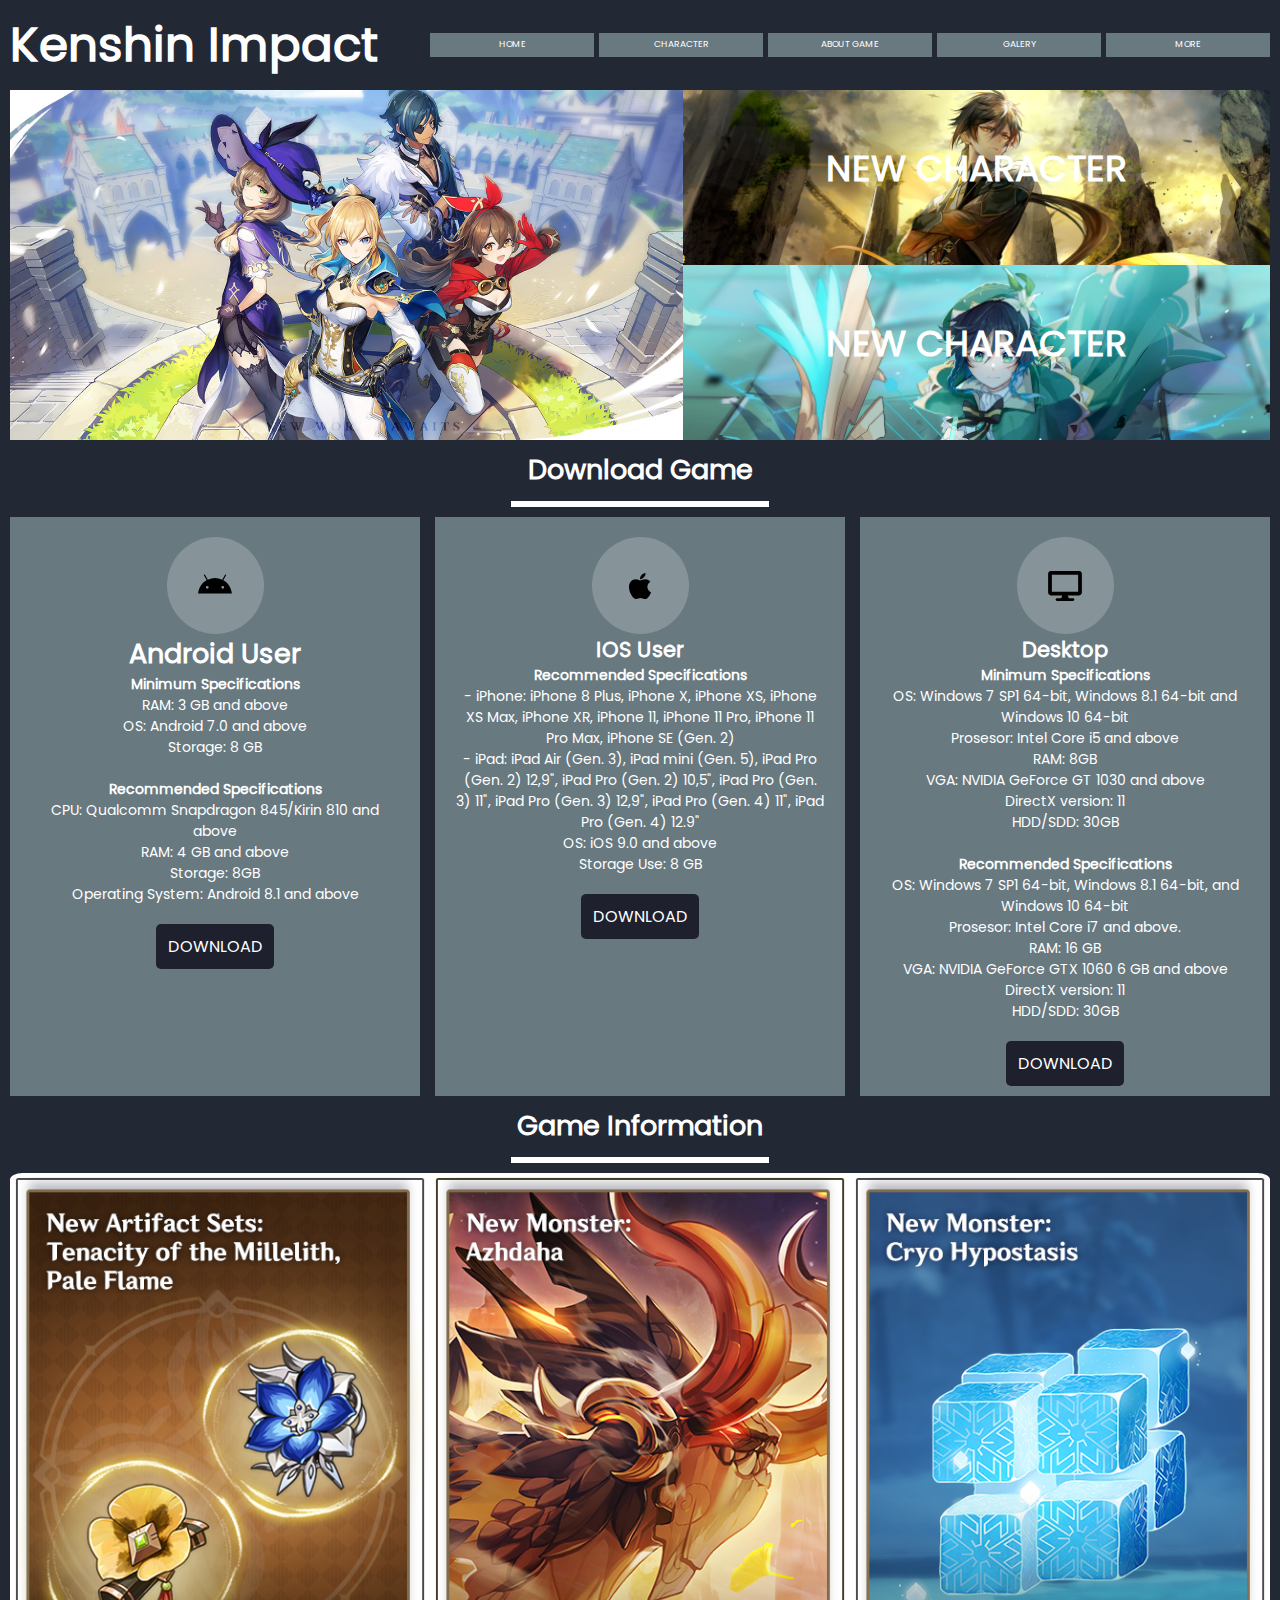
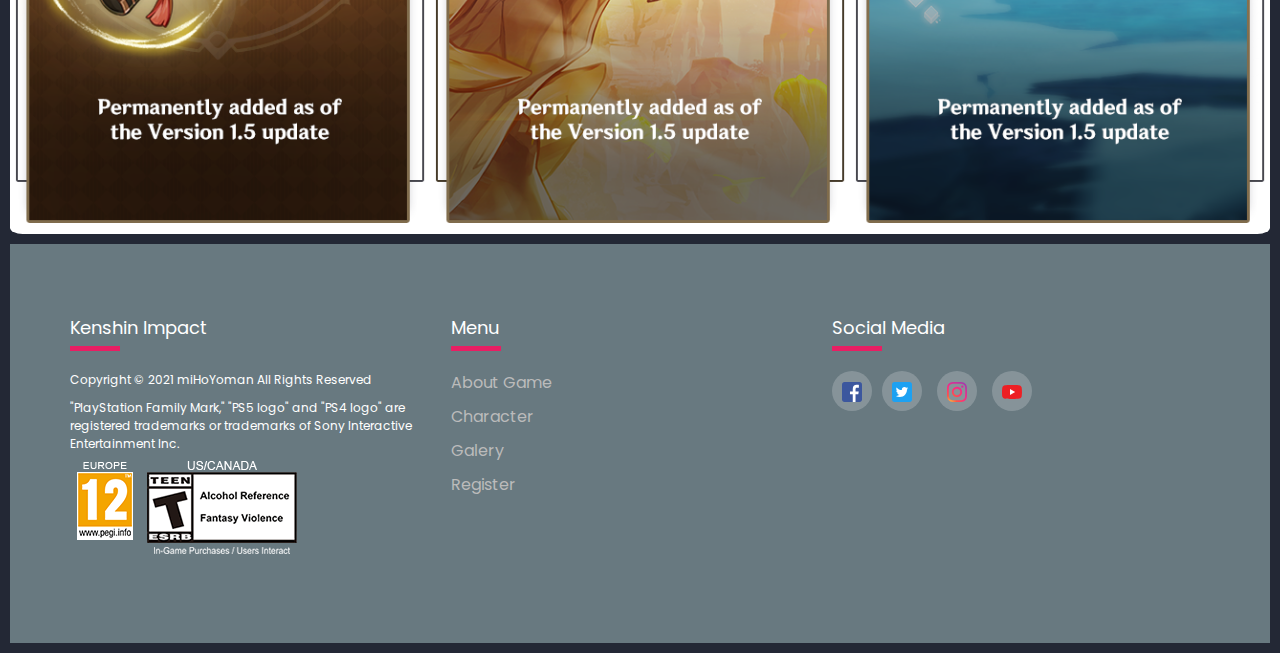
<file: index.html>
<!DOCTYPE html>
<html lang="en">

<head>
    <meta charset="UTF-8">
    <meta http-equiv="X-UA-Compatible" content="IE=edge">
    <meta name="viewport" content="width=device-width, initial-scale=1.0">
    <title>Kenshin Impact - Homepage</title>
    <link rel="stylesheet" href="./css/index.css">
    <script src="./js/jquery-3.6.0.min.js"></script>
    </link>

<body>
    <div class="container">
        <header class="header">
            <div class="hero">
                <h2 class="heading">Kenshin Impact</h2>
                <p class="sub-heading">Game MMORPG Official Website</p>
            </div>
            <div class="features feature-1">
                <h4 class="newevent">New Character</h4>
                <p class="item">Zhong Li</p>
            </div>
            <div class="features feature-2">
                <h4 class="newevent">New Character</h4>
                <p class="item">Venti</p>
            </div>
        </header>

        <nav class="menu">
            <div class="logo">
                <h1>Kenshin Impact</h1>
            </div>
            <ul class="navigation">
                <li><a href="./index.html" target="_blank" rel="noopener noreferrer">Home</a></li>
                <li><a href="./characters.html" target="_blank" rel="noopener noreferrer">Character</a></li>
                <li><a href="./about.html" target="_blank" rel="noopener noreferrer">About Game</a></li>
                <li><a href="./galery.html" target="_blank" rel="noopener noreferrer">Galery</a></li>
                <li><a href="#">More</a>
                    <ul class="dropdown">
                        <li><a href="./register.html" target="_blank" rel="noopener noreferrer">Register</a></li>
                        <li><a href="#" target="_blank" rel="noopener noreferrer">Login</a></li>
                    </ul>
                </li>
            </ul>
        </nav>
        <h2 class="content-title">Download Game</h2>
        <hr class="content-line">
        <section class="download-game">
            <div class="download">
                <div class="icon"><img src="./icon/android-brands.svg" class="icons" height="50%" width="50%"></div>
                <h2>Android User</h2>
                <p style="font-size: 14px;">
                    <b>Minimum Specifications</b><br>
                    RAM: 3 GB and above <br>
                    OS: Android 7.0 and above<br>
                    Storage: 8 GB <br>
                    <br>
                    <b>Recommended Specifications</b><br>
                    CPU: Qualcomm Snapdragon 845/Kirin 810 and above<br>
                    RAM: 4 GB and above<br>
                    Storage: 8GB<br>
                    Operating System: Android 8.1 and above
                </p>
                <br>
                <a href="https://play.google.com/store/apps/details?id=com.miHoYo.GenshinImpact" target="_blank"
                    rel="noopener noreferrer" class="btn-download">Download</a>
            </div>
            <div class="download">
                <div class="icon"><img src="./icon/apple-brands.svg" class="icons" height="50%" width="50%"></div>
                <h3>IOS User</h3>
                <p style="font-size: 14px;">
                    <b>Recommended Specifications</b><br>
                    - iPhone: iPhone 8 Plus, iPhone X, iPhone XS, iPhone XS Max, iPhone XR, iPhone 11, iPhone 11 Pro, iPhone 11 Pro Max, iPhone SE (Gen. 2)<br> 
                    - iPad: iPad Air (Gen. 3), iPad mini (Gen. 5), iPad Pro (Gen. 2) 12,9", iPad Pro (Gen. 2) 10,5", iPad Pro (Gen. 3) 11", iPad Pro (Gen. 3) 12,9", iPad Pro (Gen. 4) 11", iPad Pro (Gen. 4) 12.9" <br>
                    OS: iOS 9.0 and above <br>
                    Storage Use: 8 GB
                </p>
                <br>
                <a href="https://apps.apple.com/app/id1517783697" target="_blank" rel="noopener noreferrer"
                    class="btn-download">Download</a>
            </div>
            <div class="download">
                <div class="icon"><img src="./icon/desktop-solid.svg" class="icons" height="50%" width="50%"></img></div>
                <h3>Desktop</h3>
                <p style="font-size: 14px;">
                    <b>Minimum Specifications</b><br>
                    OS: Windows 7 SP1 64-bit, Windows 8.1 64-bit and Windows 10 64-bit<br>
                    Prosesor: Intel Core i5 and above<br>
                    RAM: 8GB<br>
                    VGA: NVIDIA GeForce GT 1030 and above<br>
                    DirectX version: 11<br>
                    HDD/SDD: 30GB<br>
                    <br>
                    <b>Recommended Specifications</b><br>
                    OS: Windows 7 SP1 64-bit, Windows 8.1 64-bit, and Windows 10 64-bit<br>
                    Prosesor: Intel Core i7 and above.<br>
                    RAM: 16 GB<br>
                    VGA: NVIDIA GeForce GTX 1060 6 GB and above<br>
                    DirectX version: 11<br>
                    HDD/SDD: 30GB
                </p>
                <br>
                <a href="https://ys-api-os.mihoyo.com/event/download_porter/link/ys_global/genshinimpactpc/default"
                    target="_blank" rel="noopener noreferrer" class="btn-download">Download</a>
            </div>
        </section>
        <h2 class="content-title">Game Information</h2>
        <hr class="content-line">
        <section class="content">
            <div class="content-info-game">
                <img src="./image/info-1.png" alt="Slider Image" class="content-info-img-1">
            </div>
            <div class="content-info-game">
                <img src="./image/info-2.png" alt="Slider Image" class="content-info-img-2">
            </div>
            <div class="content-info-game">
                <img src="./image/info-3.png" alt="Slider Image" class="content-info-img-3">
            </div>
        </section>

        <footer class="footer">
            <div class="container-footer">
                <div class="row">
                    <div class="footer-col">
                        <h4>Kenshin Impact</h4>
                        <ul>
                            <li>
                                <p class="text-footer">Copyright &copy; 2021 miHoYoman All Rights Reserved</p>
                            </li>
                            <li>
                                <p class="text-footer">"PlayStation Family Mark," "PS5 logo" and "PS4 logo" are
                                    registered trademarks or trademarks of Sony Interactive Entertainment Inc.</p>
                            </li>
                        </ul>
                        <div class="row">
                            <div class="col" style="margin:2%;">
                                <img src="./image/pegiinfo-footer.png" alt="">
                            </div>
                            <div class="col" style="margin:2%;">
                                <img src="./image/teen-footer.png" alt="">
                            </div>
                        </div>
                    </div>
                    <div class="footer-col">
                        <h4>Menu</h4>
                        <ul>
                            <li><a href="./about.html" target="_blank" rel="noopener noreferrer">About Game</a></li>
                            <li><a href="./characters.html" target="_blank" rel="noopener noreferrer">Character</a></li>
                            <li><a href="./galery.html" target="_blank" rel="noopener noreferrer">Galery</a></li>
                            <li><a href="./register.html" target="_blank" rel="noopener noreferrer">Register</a></li>
                        </ul>
                    </div>
                    <div class="footer-col">
                        <h4>Social Media</h4>
                        <div class="social-media">
                            <a href="https://www.facebook.com/GenshinImpact.id/" target="_blank"
                                rel="noopener noreferrer"><img src="./icon/facebook.svg" alt="" width="50%" height="50%"></img>
                            <a href="https://twitter.com/GenshinImpact" target="_blank" rel="noopener noreferrer"><img src="./icon/twitter.svg" alt="" width="50%" height="50%"></a>
                            <a href="https://www.instagram.com/genshinimpact/" target="_blank"
                                rel="noopener noreferrer"><img src="./icon/instagram.svg" alt="" width="50%" height="50%"></a>
                            <a href="https://www.youtube.com/c/GenshinImpact" target="_blank"
                                rel="noopener noreferrer"><img src="./icon/youtube.svg" alt="" width="50%" height="50%"></a>
                        </div>
                    </div>
                </div>
            </div>
        </footer>
    </div>
    <script src="./js/sliderimage.js"></script>
</body>
</html>
</file>
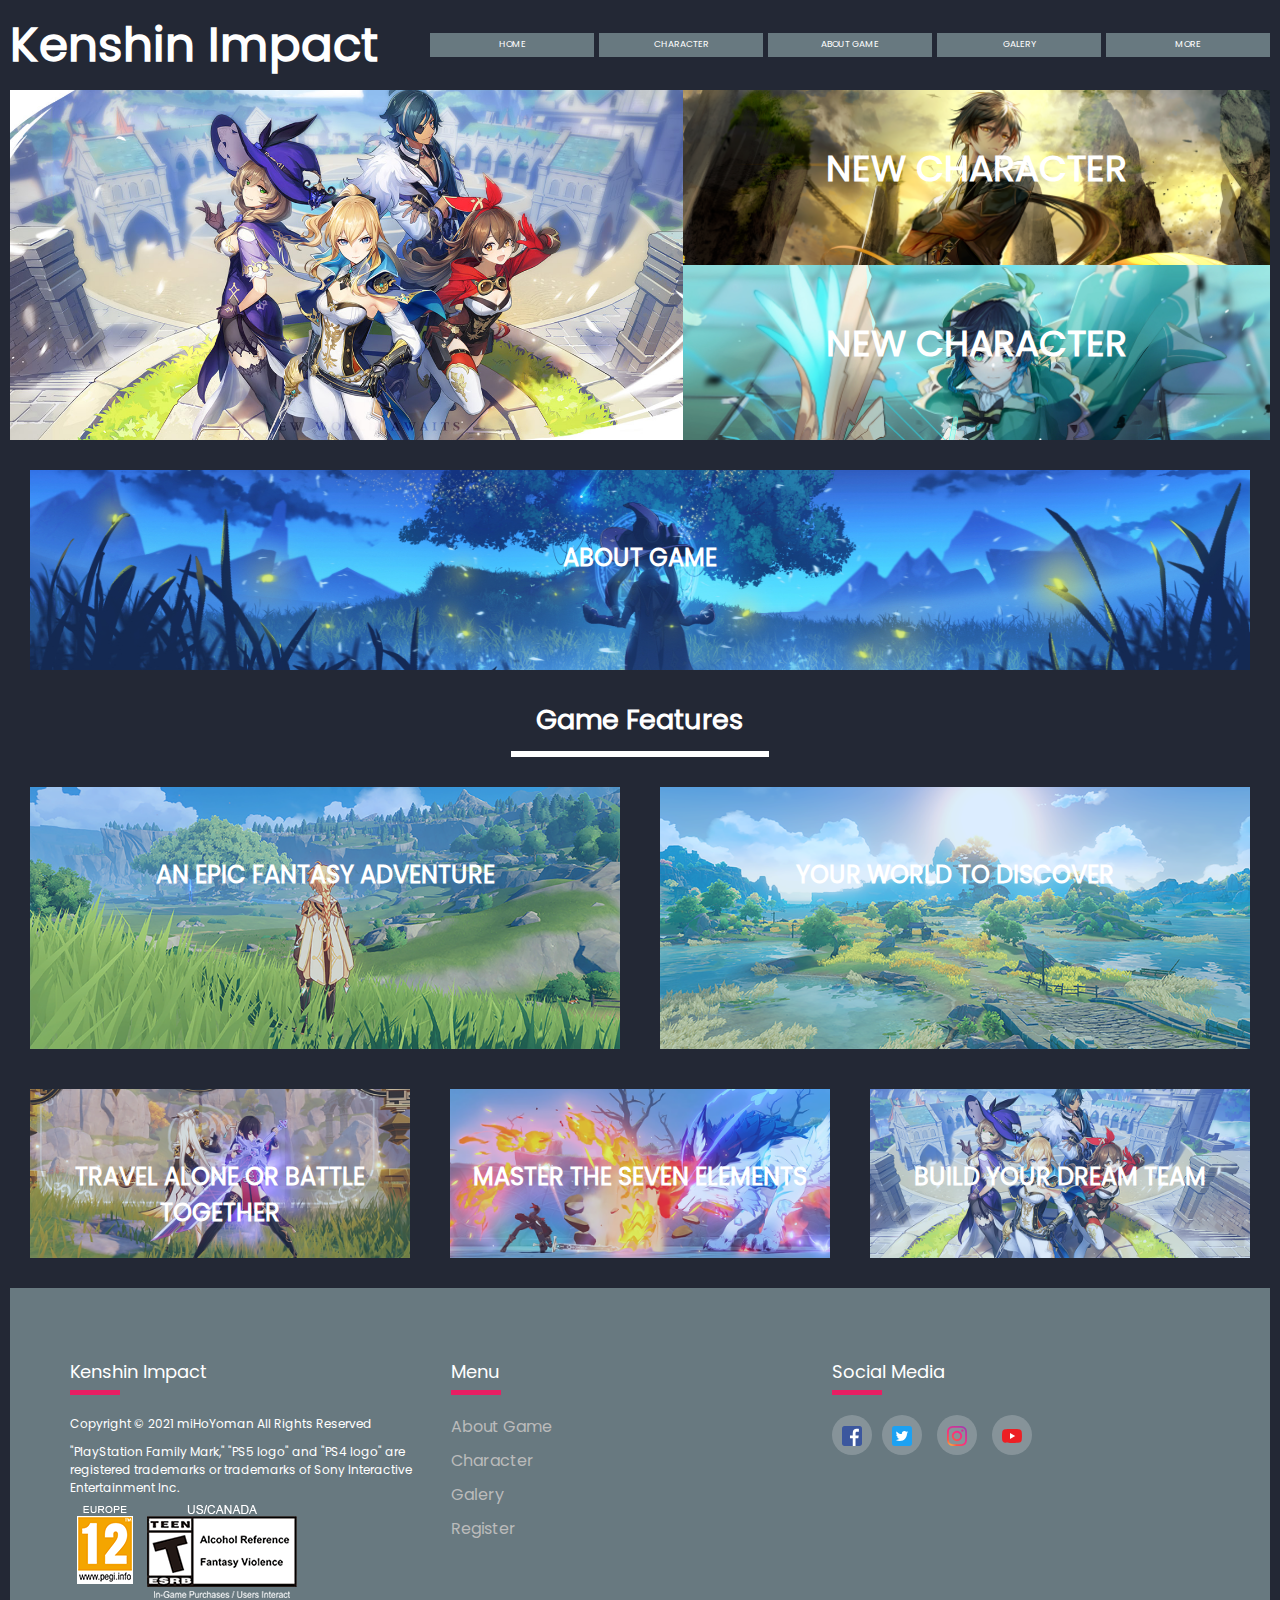
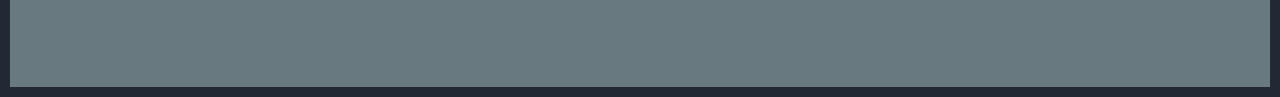
<file: about.html>
<!DOCTYPE html>
<html lang="en">

<head>
    <meta charset="UTF-8">
    <meta http-equiv="X-UA-Compatible" content="IE=edge">
    <meta name="viewport" content="width=device-width, initial-scale=1.0">
    <title>Kenshin Impact - About Us</title>
    <link rel="stylesheet" href="./css/index.css">
    <link rel="stylesheet" href="./css/about.css">
    <script src="./js/jquery-3.6.0.min.js"></script>
    </link>

<body>
    <div class="container">
        <header class="header">
            <div class="hero">
                <h2 class="heading">Kenshin Impact</h2>
                <p class="sub-heading">Game MMORPG Official Website</p>
            </div>
            <div class="features feature-1">
                <h4 class="newevent">New Character</h4>
                <p class="item">Zhong Li</p>
            </div>
            <div class="features feature-2">
                <h4 class="newevent">New Character</h4>
                <p class="item">Venti</p>
            </div>
        </header>

        <nav class="menu">
            <div class="logo">
                <h1>Kenshin Impact</h1>
            </div>
            <ul class="navigation">
                <li><a href="./index.html" target="_blank" rel="noopener noreferrer">Home</a></li>
                <li><a href="./characters.html" target="_blank" rel="noopener noreferrer">Character</a></li>
                <li><a href="./about.html" target="_blank" rel="noopener noreferrer">About Game</a></li>
                <li><a href="./galery.html" target="_blank" rel="noopener noreferrer">Galery</a></li>
                <li><a href="#">More</a>
                    <ul class="dropdown">
                        <li><a href="./register.html" target="_blank" rel="noopener noreferrer">Register</a></li>
                        <li><a href="#" target="_blank" rel="noopener noreferrer">Login</a></li>
                    </ul>
                </li>
            </ul>
        </nav>
        <section class="game-info">
            <div class="row-features">
                <div class="image">
                    <img src="./image/about.jpg" height="200px" alt="">
                    <div class="details">
                        <h4><span>About Game</span></h4>
                        <p>Kenshin Impact is an action role-playing game developed and published by miHoYoman. The game features an open-world environment and action-based battle system using elemental magic and character-switching, and uses gacha game monetization for players to obtain new characters, weapons, and other resources. The game is online-only and features a limited multiplayer mode allowing up to four players to play together. It was released for Microsoft Windows, PlayStation 4, Android, iOS in September 2020, for PlayStation 5 in April 2021, and for Nintendo Switch sometime later.</p>
                    </div>
                </div>
            </div>
        </section>
        <h2 class="content-title">Game Features</h2>
        <hr class="content-line">
        <section class="game-feature">
            <div class="row-features">
                <div class="image">
                    <img src="./image/features-1.png" alt="">
                    <div class="details">
                        <h4><span>An Epic Fantasy Adventure</span></h4>
                        <p>Experience an immersive single-player campaign. As a traveler from another world, you will
                            embark on a journey to reunite with your long-lost sibling and unravel the mysteries of
                            Teyvat, and yourself.</p>
                    </div>
                </div>
                <div class="image">
                    <img src="./image/features-2.png" alt="">
                    <div class="details">
                        <h4><span>Your World to Discover</span></h4>
                        <p>Fly across the open world, swim through crystal-clear waters, and climb towering mountains.
                            Stray off the beaten path to discover all the hidden secrets of a world full of wonder and
                            mystery.</p>
                    </div>
                </div>
            </div>
            <div class="row-features">
                <div class="image">
                    <img src="./image/features-3.png" alt="">
                    <div class="details">
                        <h4><span>Travel Alone or Battle Together</span></h4>
                        <p>Charge head-on into battles solo, or invite friends to join the fight against dangerous
                            monsters with 4-player cross-play for PS4, iOS, Android, and PC.</p>
                    </div>
                </div>
                <div class="image">
                    <img src="./image/features-4.png" alt="">
                    <div class="details">
                        <h4><span>Master the Seven Elements</span></h4>
                        <p>Not just another mindless hack and slash. Manipulating the various elements is the key to
                            defeating powerful enemies and solving challenging puzzles</p>
                    </div>
                </div>
                <div class="image">
                    <img src="./image/features-5.png" alt="">
                    <div class="details">
                        <h4><span>Build Your Dream Team</span></h4>
                        <p>Choose who fights by your side. Build your party from over 20+ characters (with more to come)
                            — each with unique abilities, personalities, and combat styles.</p>
                    </div>
                </div>
            </div>
        </section>
        <footer class="footer">
            <div class="container-footer">
                <div class="row">
                    <div class="footer-col">
                        <h4>Kenshin Impact</h4>
                        <ul>
                            <li>
                                <p class="text-footer">Copyright &copy; 2021 miHoYoman All Rights Reserved</p>
                            </li>
                            <li>
                                <p class="text-footer">"PlayStation Family Mark," "PS5 logo" and "PS4 logo" are
                                    registered trademarks or trademarks of Sony Interactive Entertainment Inc.</p>
                            </li>
                        </ul>
                        <div class="row">
                            <div class="col" style="margin:2%;">
                                <img src="./image/pegiinfo-footer.png" alt="">
                            </div>
                            <div class="col" style="margin:2%;">
                                <img src="./image/teen-footer.png" alt="">
                            </div>
                        </div>
                    </div>
                    <div class="footer-col">
                        <h4>Menu</h4>
                        <ul>
                            <li><a href="./about.html" target="_blank" rel="noopener noreferrer">About Game</a></li>
                            <li><a href="./characters.html" target="_blank" rel="noopener noreferrer">Character</a></li>
                            <li><a href="./galery.html" target="_blank" rel="noopener noreferrer">Galery</a></li>
                            <li><a href="./register.html" target="_blank" rel="noopener noreferrer">Register</a></li>
                        </ul>
                    </div>
                    <div class="footer-col">
                        <h4>Social Media</h4>
                        <div class="social-media">
                            <a href="https://www.facebook.com/GenshinImpact.id/" target="_blank"
                                rel="noopener noreferrer"><img src="./icon/facebook.svg" alt="" width="50%" height="50%"></img>
                            <a href="https://twitter.com/GenshinImpact" target="_blank" rel="noopener noreferrer"><img src="./icon/twitter.svg" alt="" width="50%" height="50%"></a>
                            <a href="https://www.instagram.com/genshinimpact/" target="_blank"
                                rel="noopener noreferrer"><img src="./icon/instagram.svg" alt="" width="50%" height="50%"></a>
                            <a href="https://www.youtube.com/c/GenshinImpact" target="_blank"
                                rel="noopener noreferrer"><img src="./icon/youtube.svg" alt="" width="50%" height="50%"></a>
                        </div>
                    </div>
                </div>
            </div>
        </footer>
    </div>
</body>
</html>
</file>
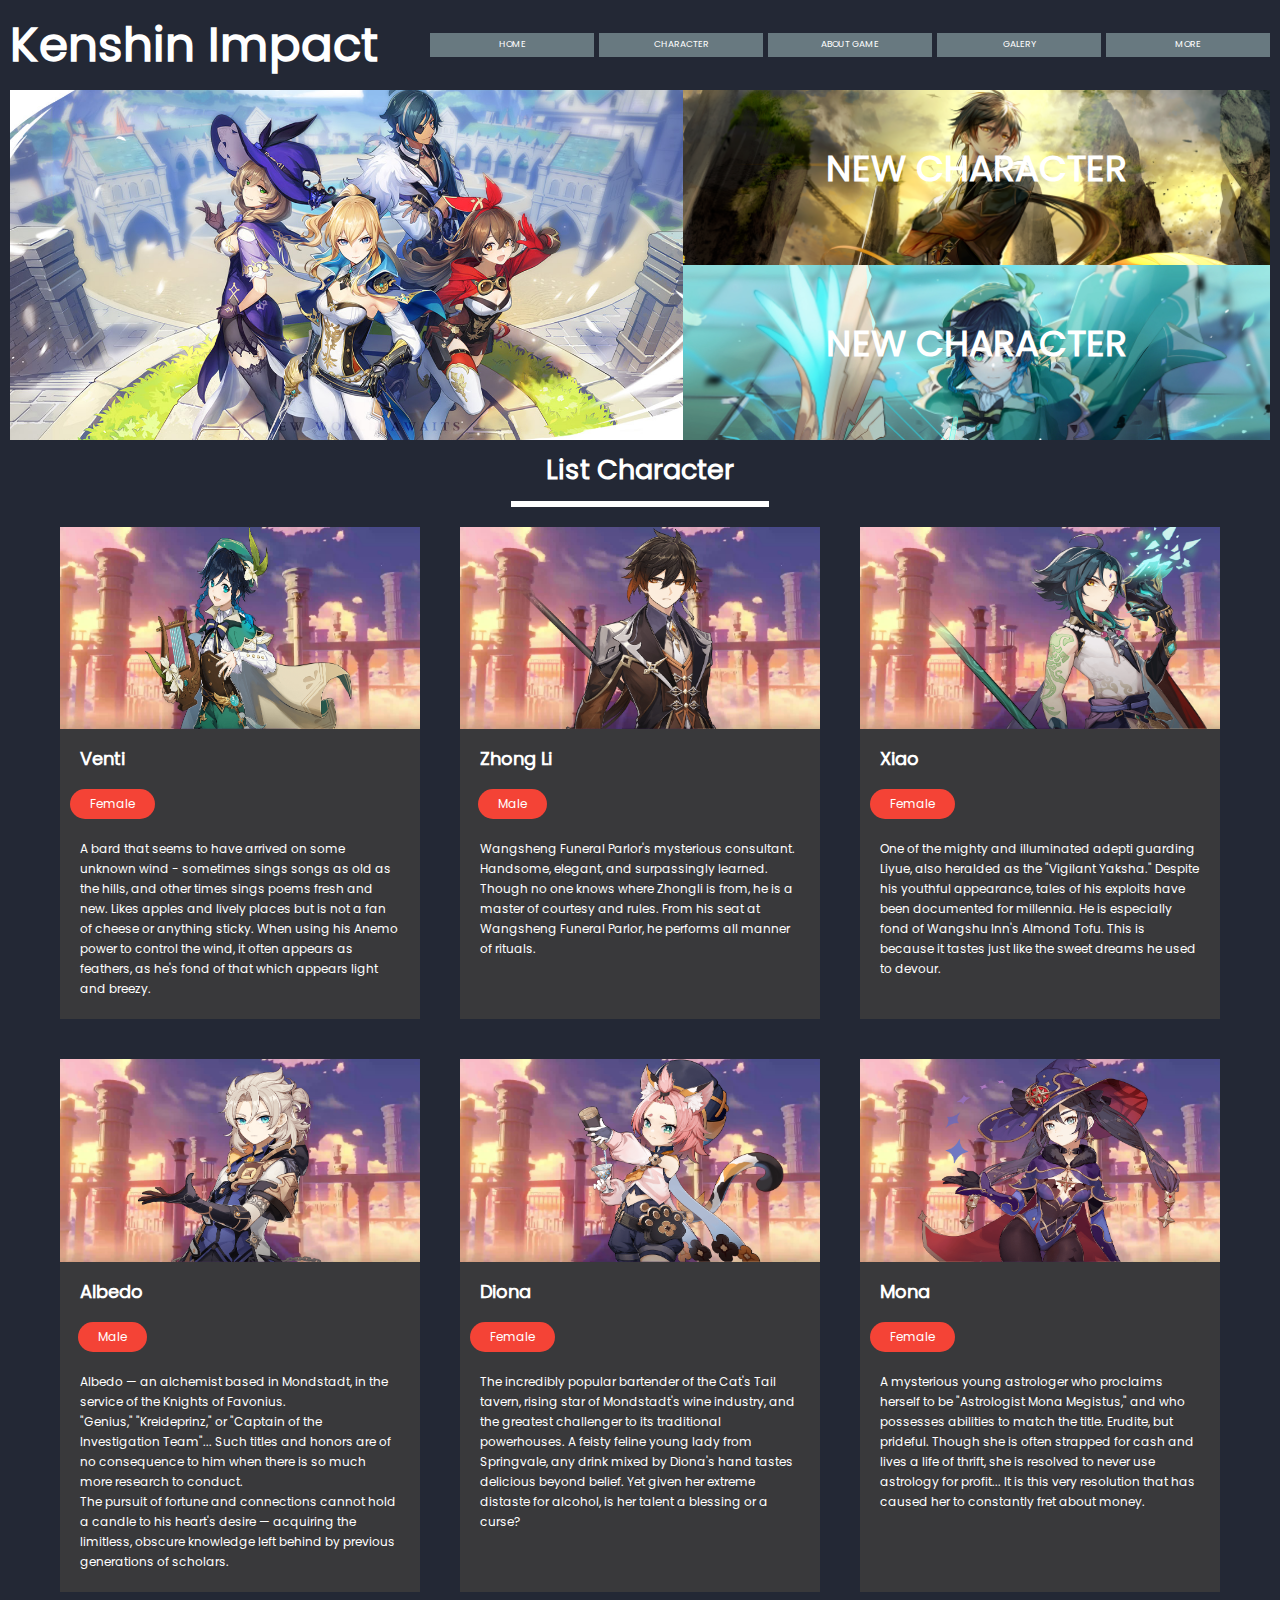
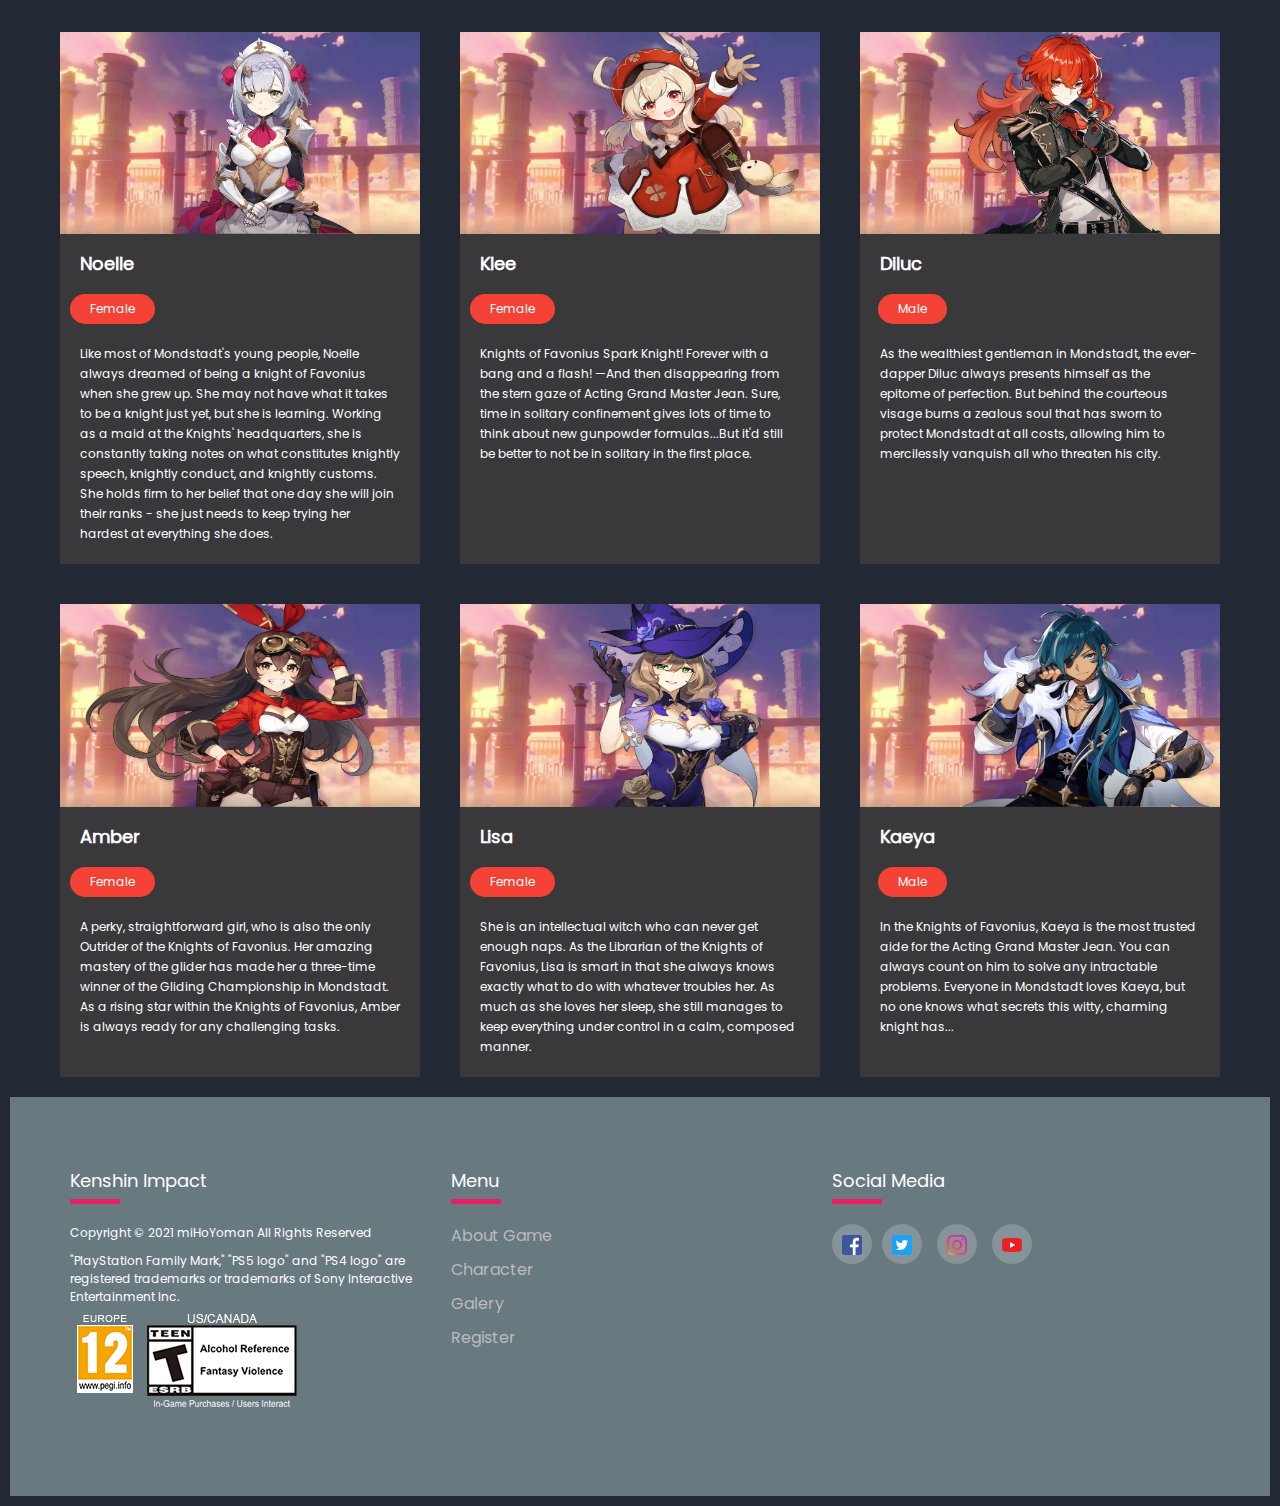
<file: characters.html>
<!DOCTYPE html>
<html lang="en">

<head>
    <meta charset="UTF-8">
    <meta http-equiv="X-UA-Compatible" content="IE=edge">
    <meta name="viewport" content="width=device-width, initial-scale=1.0">
    <title>Kenshin Impact - Character</title>
    <link rel="stylesheet" href="./css/index.css">
    <link rel="stylesheet" href="./css/characters.css">
    <script src="./js/jquery-3.6.0.min.js"></script>
    </link>

<body>
    <div class="container">
        <header class="header">
            <div class="hero">
                <h2 class="heading">Kenshin Impact</h2>
                <p class="sub-heading">Game MMORPG Official Website</p>
            </div>
            <div class="features feature-1">
                <h4 class="newevent">New Character</h4>
                <p class="item">Zhong Li</p>
            </div>
            <div class="features feature-2">
                <h4 class="newevent">New Character</h4>
                <p class="item">Venti</p>
            </div>
        </header>

        <nav class="menu">
            <div class="logo">
                <h1>Kenshin Impact</h1>
            </div>
            <ul class="navigation">
                <li><a href="./index.html" target="_blank" rel="noopener noreferrer">Home</a></li>
                <li><a href="./characters.html" target="_blank" rel="noopener noreferrer">Character</a></li>
                <li><a href="./about.html" target="_blank" rel="noopener noreferrer">About Game</a></li>
                <li><a href="./galery.html" target="_blank" rel="noopener noreferrer">Galery</a></li>
                <li><a href="#">More</a>
                    <ul class="dropdown">
                        <li><a href="./register.html" target="_blank" rel="noopener noreferrer">Register</a></li>
                        <li><a href="#" target="_blank" rel="noopener noreferrer">Login</a></li>
                    </ul>
                </li>
            </ul>
        </nav>
        <h2 class="content-title">List Character</h2>
        <hr class="content-line">
        <main>
            <section class="characters">
                <!-- Baris 1 -->
                <div class="character-container">
                    <div class="character-container-img">
                        <img src="./image/ch-venti.png" />
                    </div>
                    <div class="character-info-content">
                        <p class="character-info-title text-title">
                            Venti
                        </p>
                        <div class="character-info-subcontent">
                            <p class="info-gender text-description">Female</p>
                            <p class="text-description">A bard that seems to have arrived on some unknown wind -
                                sometimes sings songs as old as the hills, and other times sings poems fresh and new.
                                Likes apples and lively places but is not a fan of cheese or anything sticky. When using
                                his Anemo power to control the wind, it often appears as feathers, as he's fond of that
                                which appears light and breezy.</p>
                        </div>
                    </div>
                </div>
                <div class="character-container">
                    <div class="character-container-img">
                        <img src="./image/ch-zhongli.png" />
                    </div>
                    <div class="character-info-content">
                        <p class="character-info-title text-title">
                            Zhong Li
                        </p>
                        <div class="character-info-subcontent">
                            <p class="info-gender text-description">Male</p>
                            <p class="text-description">Wangsheng Funeral Parlor's mysterious consultant. Handsome,
                                elegant, and surpassingly learned.
                                Though no one knows where Zhongli is from, he is a master of courtesy and rules. From
                                his seat at Wangsheng Funeral Parlor, he performs all manner of rituals.</p>
                        </div>
                    </div>
                </div>
                <div class="character-container">
                    <div class="character-container-img">
                        <img src="./image/ch-xiao.png" />
                    </div>
                    <div class="character-info-content">
                        <p class="character-info-title text-title">
                            Xiao
                        </p>
                        <div class="character-info-subcontent">
                            <p class="info-gender text-description">Female</p>
                            <p class="text-description">One of the mighty and illuminated adepti guarding Liyue, also
                                heralded as the "Vigilant Yaksha."
                                Despite his youthful appearance, tales of his exploits have been documented for
                                millennia.
                                He is especially fond of Wangshu Inn's Almond Tofu.
                                This is because it tastes just like the sweet dreams he used to devour.</p>
                        </div>
                    </div>
                </div>

                <!-- Baris 2 -->
                <div class="character-container">
                    <div class="character-container-img">
                        <img src="./image/ch-albedo.png" />
                    </div>
                    <div class="character-info-content">
                        <p class="character-info-title text-title">
                            Albedo
                        </p>

                        <div class="character-info-subcontent">
                        <p class="info-gender text-description">Male</p>
                            <p class="text-description">Albedo — an alchemist based in Mondstadt, in the service of the
                                Knights of Favonius.
                                <br>
                                "Genius," "Kreideprinz," or "Captain of the Investigation Team"... Such titles and
                                honors are of no consequence to him when there is so much more research to conduct.
                                <br>
                                The pursuit of fortune and connections cannot hold a candle to his heart's desire —
                                acquiring the limitless, obscure knowledge left behind by previous generations of
                                scholars.</p>
                        </div>
                    </div>
                </div>
                <div class="character-container">
                    <div class="character-container-img">
                        <img src="./image/ch-diona.png" />
                    </div>
                    <div class="character-info-content">
                        <p class="character-info-title text-title">
                            Diona
                        </p>
                        <div class="character-info-subcontent">
                        <p class="info-gender text-description">Female</p>
                            <p class="text-description">The incredibly popular bartender of the Cat's Tail tavern,
                                rising star of Mondstadt's wine industry, and the greatest challenger to its traditional
                                powerhouses.
                                A feisty feline young lady from Springvale, any drink mixed by Diona's hand tastes
                                delicious beyond belief.
                                Yet given her extreme distaste for alcohol, is her talent a blessing or a curse?</p>
                        </div>
                    </div>
                </div>
                <div class="character-container">
                    <div class="character-container-img">
                        <img src="./image/ch-mona.png" />
                    </div>
                    <div class="character-info-content">
                        <p class="character-info-title text-title">
                            Mona
                        </p>
                        <div class="character-info-subcontent">
                        <p class="info-gender text-description">Female</p>
                            <p class="text-description">A mysterious young astrologer who proclaims herself to be
                                "Astrologist Mona Megistus," and who possesses abilities to match the title. Erudite,
                                but prideful. Though she is often strapped for cash and lives a life of thrift, she is
                                resolved to never use astrology for profit... It is this very resolution that has caused
                                her to constantly fret about money.</p>
                        </div>
                    </div>
                </div>

                <!-- Baris 3 -->
                <div class="character-container">
                    <div class="character-container-img">
                        <img src="./image/ch-noelle.png" />
                    </div>
                    <div class="character-info-content">
                        <p class="character-info-title text-title">
                            Noelle
                        </p>
                        <div class="character-info-subcontent">
                        <p class="info-gender text-description">Female</p>
                            <p class="text-description">Like most of Mondstadt's young people, Noelle always dreamed of
                                being a knight of Favonius when she grew up. She may not have what it takes to be a
                                knight just yet, but she is learning. Working as a maid at the Knights' headquarters,
                                she is constantly taking notes on what constitutes knightly speech, knightly conduct,
                                and knightly customs. She holds firm to her belief that one day she will join their
                                ranks - she just needs to keep trying her hardest at everything she does.</p>
                        </div>
                    </div>
                </div>
                <div class="character-container">
                    <div class="character-container-img">
                        <img src="./image/ch-klee.png" />
                    </div>
                    <div class="character-info-content">
                        <p class="character-info-title text-title">
                            Klee
                        </p>
                        <div class="character-info-subcontent">
                        <p class="info-gender text-description">Female</p>
                            <p class="text-description">Knights of Favonius Spark Knight! Forever with a bang and a
                                flash! —And then disappearing from the stern gaze of Acting Grand Master Jean. Sure,
                                time in solitary confinement gives lots of time to think about new gunpowder
                                formulas...But it'd still be better to not be in solitary in the first place.</p>
                        </div>
                    </div>
                </div>
                <div class="character-container">
                    <div class="character-container-img">
                        <img src="./image/ch-diluc.png" />
                    </div>
                    <div class="character-info-content">
                        <p class="character-info-title text-title">
                            Diluc
                        </p>
                        <div class="character-info-subcontent">
                            <p class="info-gender text-description">Male</p>
                            <p class="text-description">As the wealthiest gentleman in Mondstadt, the ever-dapper Diluc
                                always presents himself as the epitome of perfection. But behind the courteous visage
                                burns a zealous soul that has sworn to protect Mondstadt at all costs, allowing him to
                                mercilessly vanquish all who threaten his city.</p>
                        </div>
                    </div>
                </div>

                <!-- Baris 4 -->
                <div class="character-container">
                    <div class="character-container-img">
                        <img src="./image/ch-amber.png" />
                    </div>
                    <div class="character-info-content">
                        <p class="character-info-title text-title">
                            Amber
                        </p>
                        <div class="character-info-subcontent">
                        <p class="info-gender text-description">Female</p>
                            <p class="text-description">A perky, straightforward girl, who is also the only Outrider of
                                the Knights of Favonius. Her amazing mastery of the glider has made her a three-time
                                winner of the Gliding Championship in Mondstadt. As a rising star within the Knights of
                                Favonius, Amber is always ready for any challenging tasks.</p>
                        </div>
                    </div>
                </div>
                <div class="character-container">
                    <div class="character-container-img">
                        <img src="./image/ch-lisa.png" />
                    </div>
                    <div class="character-info-content">
                        <p class="character-info-title text-title">
                            Lisa
                        </p>
                        <div class="character-info-subcontent">
                        <p class="info-gender text-description">Female</p>
                            <p class="text-description">She is an intellectual witch who can never get enough naps. As
                                the Librarian of the Knights of Favonius, Lisa is smart in that she always knows exactly
                                what to do with whatever troubles her. As much as she loves her sleep, she still manages
                                to keep everything under control in a calm, composed manner.</p>
                        </div>
                    </div>
                </div>
                <div class="character-container">
                    <div class="character-container-img">
                        <img src="./image/ch-kaeya.png" />
                    </div>
                    <div class="character-info-content">
                        <p class="character-info-title text-title">
                            Kaeya
                        </p>
                        <div class="character-info-subcontent">
                            <p class="info-gender text-description">Male</p>
                            <p class="text-description">In the Knights of Favonius, Kaeya is the most trusted aide for
                                the Acting Grand Master Jean. You can always count on him to solve any intractable
                                problems. Everyone in Mondstadt loves Kaeya, but no one knows what secrets this witty,
                                charming knight has...</p>
                        </div>
                    </div>
                </div>
            </section>
        </main>
        <footer class="footer">
            <div class="container-footer">
                <div class="row">
                    <div class="footer-col">
                        <h4>Kenshin Impact</h4>
                        <ul>
                            <li>
                                <p class="text-footer">Copyright &copy; 2021 miHoYoman All Rights Reserved</p>
                            </li>
                            <li>
                                <p class="text-footer">"PlayStation Family Mark," "PS5 logo" and "PS4 logo" are
                                    registered trademarks or trademarks of Sony Interactive Entertainment Inc.</p>
                            </li>
                        </ul>
                        <div class="row">
                            <div class="col" style="margin:2%;">
                                <img src="./image/pegiinfo-footer.png" alt="">
                            </div>
                            <div class="col" style="margin:2%;">
                                <img src="./image/teen-footer.png" alt="">
                            </div>
                        </div>
                    </div>
                    <div class="footer-col">
                        <h4>Menu</h4>
                        <ul>
                            <li><a href="./about.html" target="_blank" rel="noopener noreferrer">About Game</a></li>
                            <li><a href="./characters.html" target="_blank" rel="noopener noreferrer">Character</a></li>
                            <li><a href="./galery.html" target="_blank" rel="noopener noreferrer">Galery</a></li>
                            <li><a href="./register.html" target="_blank" rel="noopener noreferrer">Register</a></li>
                        </ul>
                    </div>
                    <div class="footer-col">
                        <h4>Social Media</h4>
                        <div class="social-media">
                            <a href="https://www.facebook.com/GenshinImpact.id/" target="_blank"
                                rel="noopener noreferrer"><img src="./icon/facebook.svg" alt="" width="50%" height="50%"></img>
                            <a href="https://twitter.com/GenshinImpact" target="_blank" rel="noopener noreferrer"><img src="./icon/twitter.svg" alt="" width="50%" height="50%"></a>
                            <a href="https://www.instagram.com/genshinimpact/" target="_blank"
                                rel="noopener noreferrer"><img src="./icon/instagram.svg" alt="" width="50%" height="50%"></a>
                            <a href="https://www.youtube.com/c/GenshinImpact" target="_blank"
                                rel="noopener noreferrer"><img src="./icon/youtube.svg" alt="" width="50%" height="50%"></a>
                        </div>
                    </div>
                </div>
            </div>
        </footer>
    </div>
</body>
</html>
</file>
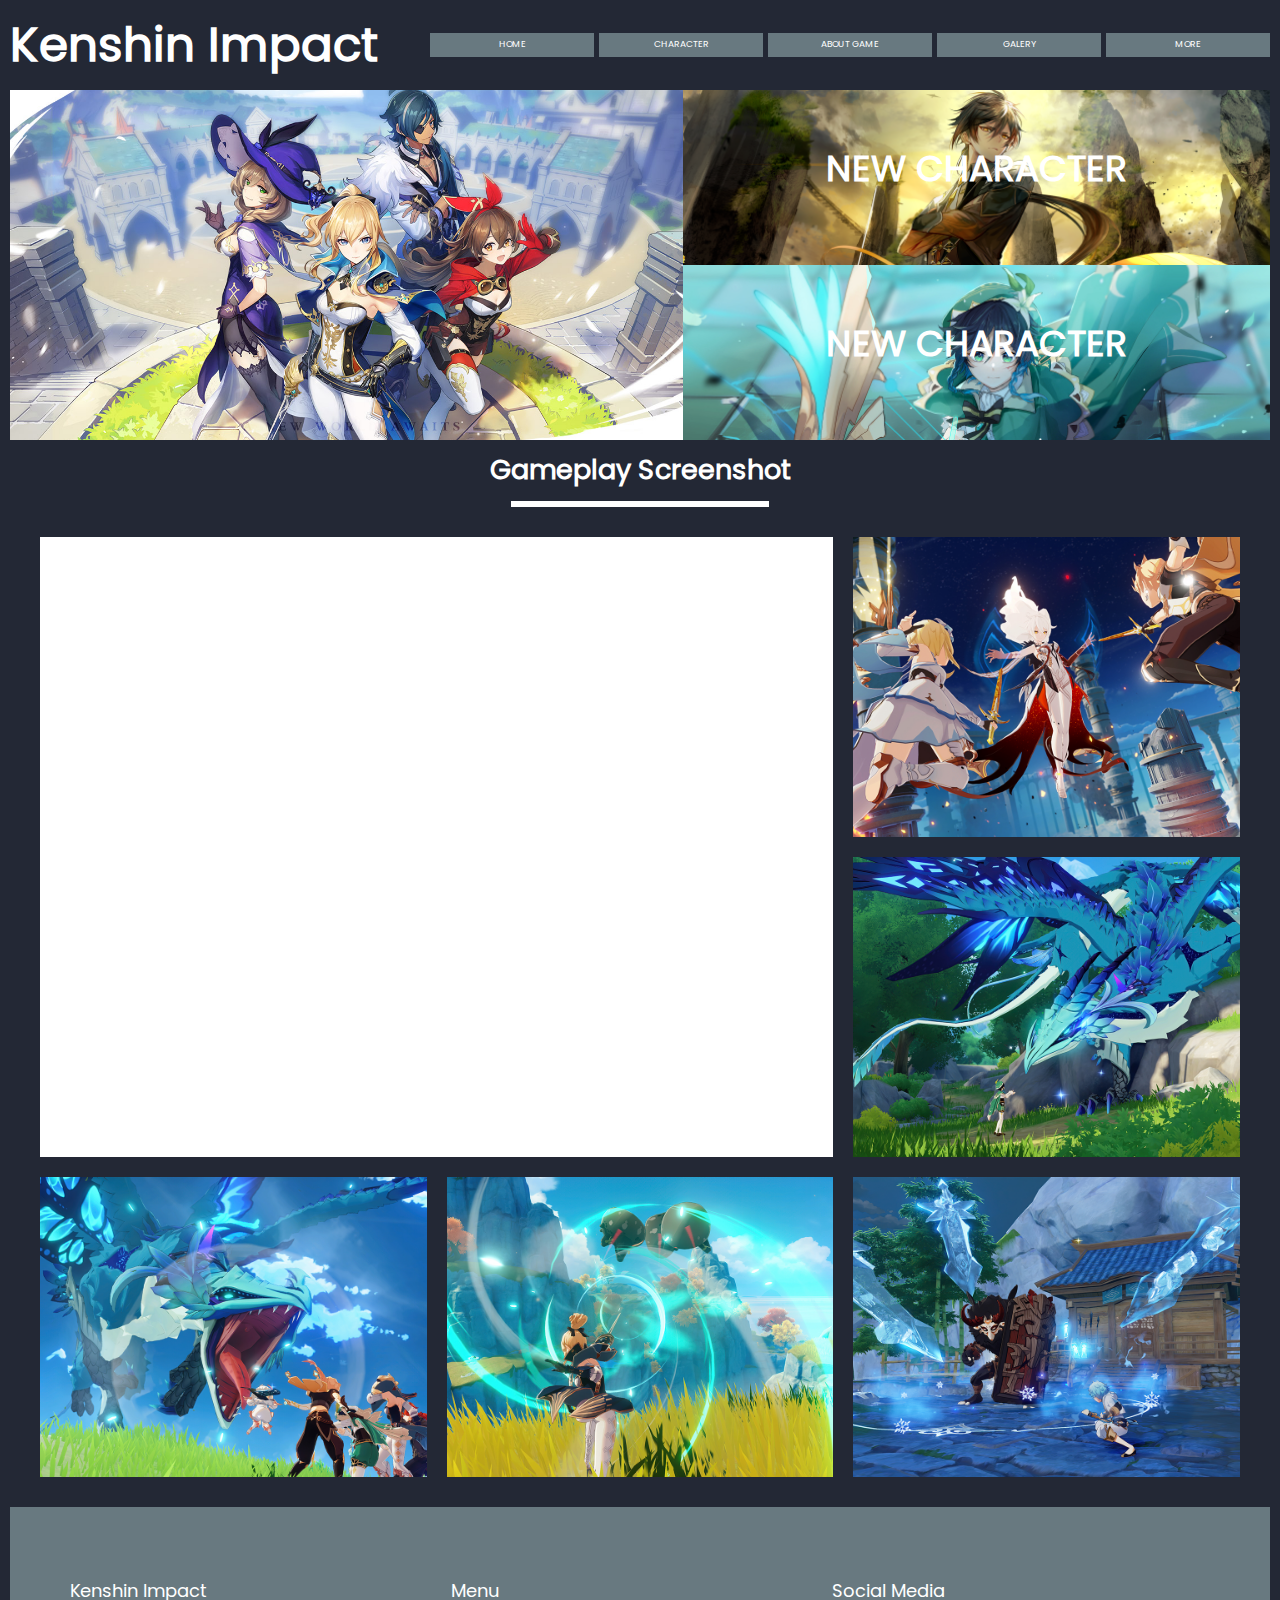
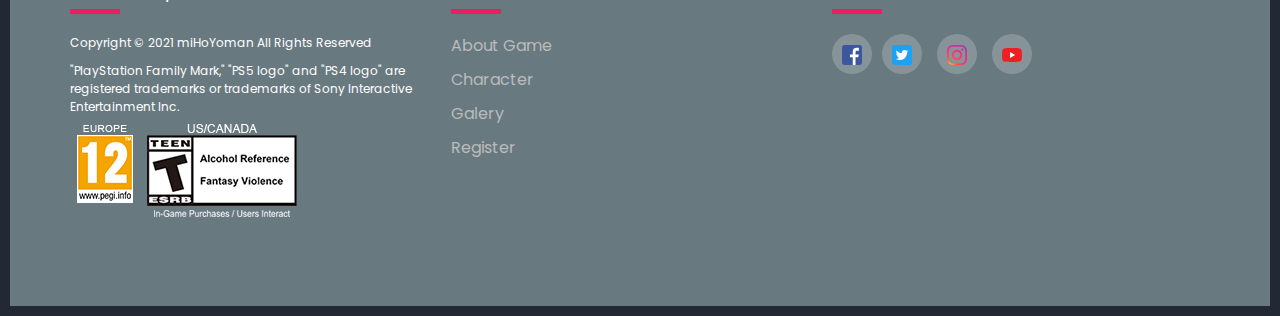
<file: galery.html>
<!DOCTYPE html>
<html lang="en">

<head>
    <meta charset="UTF-8">
    <meta http-equiv="X-UA-Compatible" content="IE=edge">
    <meta name="viewport" content="width=device-width, initial-scale=1.0">
    <title>Kenshin Impact - Galery</title>
    <link rel="stylesheet" href="./css/index.css">
    <link rel="stylesheet" href="./css/gallery.css">
    <script src="./js/jquery-3.6.0.min.js"></script>
    </link>

<body>
    <div class="container">
        <header class="header">
            <div class="hero">
                <h2 class="heading">Kenshin Impact</h2>
                <p class="sub-heading">Game MMORPG Official Website</p>
            </div>
            <div class="features feature-1">
                <h4 class="newevent">New Character</h4>
                <p class="item">Zhong Li</p>
            </div>
            <div class="features feature-2">
                <h4 class="newevent">New Character</h4>
                <p class="item">Venti</p>
            </div>
        </header>

        <nav class="menu">
            <div class="logo">
                <h1>Kenshin Impact</h1>
            </div>
            <ul class="navigation">
                <li><a href="./index.html" target="_blank" rel="noopener noreferrer">Home</a></li>
                <li><a href="./characters.html" target="_blank" rel="noopener noreferrer">Character</a></li>
                <li><a href="./about.html" target="_blank" rel="noopener noreferrer">About Game</a></li>
                <li><a href="./galery.html" target="_blank" rel="noopener noreferrer">Galery</a></li>
                <li><a href="#">More</a>
                    <ul class="dropdown">
                        <li><a href="./register.html" target="_blank" rel="noopener noreferrer">Register</a></li>
                        <li><a href="#" target="_blank" rel="noopener noreferrer">Login</a></li>
                    </ul>
                </li>
            </ul>
        </nav>
        <h2 class="content-title">Gameplay Screenshot</h2>
        <hr class="content-line">
        <div class="content-gallery">
            <div class="content-box">
                <iframe src="https://www.youtube.com/embed/SY3XGzDousM" title="YouTube video player" frameborder="0" allow="accelerometer; autoplay; clipboard-write; encrypted-media; gyroscope; picture-in-picture" allowfullscreen></iframe>
            </div>
            <div class="content-box">
                <img src="./image/gameplay-1.jpg">
                <div class="overlay">
                    <div class="details">
                        <h3 class="title">
                            <a href="#">Gameplay 1</a>
                        </h3>
                        <span class="visit-link">
                            <a href="#">Visit</a>
                        </span>
                    </div>
                </div>
            </div>
            <div class="content-box">
                <img src="./image/gameplay-2.jpg">
                <div class="overlay">
                    <div class="details">
                        <h3 class="title">
                            <a href="#">Gameplay 2</a>
                        </h3>
                        <span class="visit-link">
                            <a href="#">Visit</a>
                        </span>
                    </div>
                </div>
            </div>
            <div class="content-box">
                <img src="./image/gameplay-3.jpg">
                <div class="overlay">
                    <div class="details">
                        <h3 class="title">
                            <a href="#">Gameplay 3</a>
                        </h3>
                        <span class="visit-link">
                            <a href="#">Visit</a>
                        </span>
                    </div>
                </div>
            </div>
            <div class="content-box">
                <img src="./image/gameplay-4.jpg">
                <div class="overlay">
                    <div class="details">
                        <h3 class="title">
                            <a href="#">Gameplay 4</a>
                        </h3>
                        <span class="visit-link">
                            <a href="#">Visit</a>
                        </span>
                    </div>
                </div>
            </div>
            <div class="content-box">
                <img src="./image/gameplay-5.jpg">
                <div class="overlay">
                    <div class="details">
                        <h3 class="title">
                            <a href="#">Gameplay 5</a>
                        </h3>
                        <span class="visit-link">
                            <a href="#">Visit</a>
                        </span>
                    </div>
                </div>
            </div>
        </div>
        <footer class="footer">
            <div class="container-footer">
                <div class="row">
                    <div class="footer-col">
                        <h4>Kenshin Impact</h4>
                        <ul>
                            <li>
                                <p class="text-footer">Copyright &copy; 2021 miHoYoman All Rights Reserved</p>
                            </li>
                            <li>
                                <p class="text-footer">"PlayStation Family Mark," "PS5 logo" and "PS4 logo" are
                                    registered trademarks or trademarks of Sony Interactive Entertainment Inc.</p>
                            </li>
                        </ul>
                        <div class="row">
                            <div class="col" style="margin:2%;">
                                <img src="./image/pegiinfo-footer.png" alt="">
                            </div>
                            <div class="col" style="margin:2%;">
                                <img src="./image/teen-footer.png" alt="">
                            </div>
                        </div>
                    </div>
                    <div class="footer-col">
                        <h4>Menu</h4>
                        <ul>
                            <li><a href="./about.html" target="_blank" rel="noopener noreferrer">About Game</a></li>
                            <li><a href="./characters.html" target="_blank" rel="noopener noreferrer">Character</a></li>
                            <li><a href="./galery.html" target="_blank" rel="noopener noreferrer">Galery</a></li>
                            <li><a href="./register.html" target="_blank" rel="noopener noreferrer">Register</a></li>
                        </ul>
                    </div>
                    <div class="footer-col">
                        <h4>Social Media</h4>
                        <div class="social-media">
                            <a href="https://www.facebook.com/GenshinImpact.id/" target="_blank"
                                rel="noopener noreferrer"><img src="./icon/facebook.svg" alt="" width="50%" height="50%"></img>
                            <a href="https://twitter.com/GenshinImpact" target="_blank" rel="noopener noreferrer"><img src="./icon/twitter.svg" alt="" width="50%" height="50%"></a>
                            <a href="https://www.instagram.com/genshinimpact/" target="_blank"
                                rel="noopener noreferrer"><img src="./icon/instagram.svg" alt="" width="50%" height="50%"></a>
                            <a href="https://www.youtube.com/c/GenshinImpact" target="_blank"
                                rel="noopener noreferrer"><img src="./icon/youtube.svg" alt="" width="50%" height="50%"></a>
                        </div>
                    </div>
                </div>
            </div>
        </footer>
    </div>
</body>

</html>
</file>
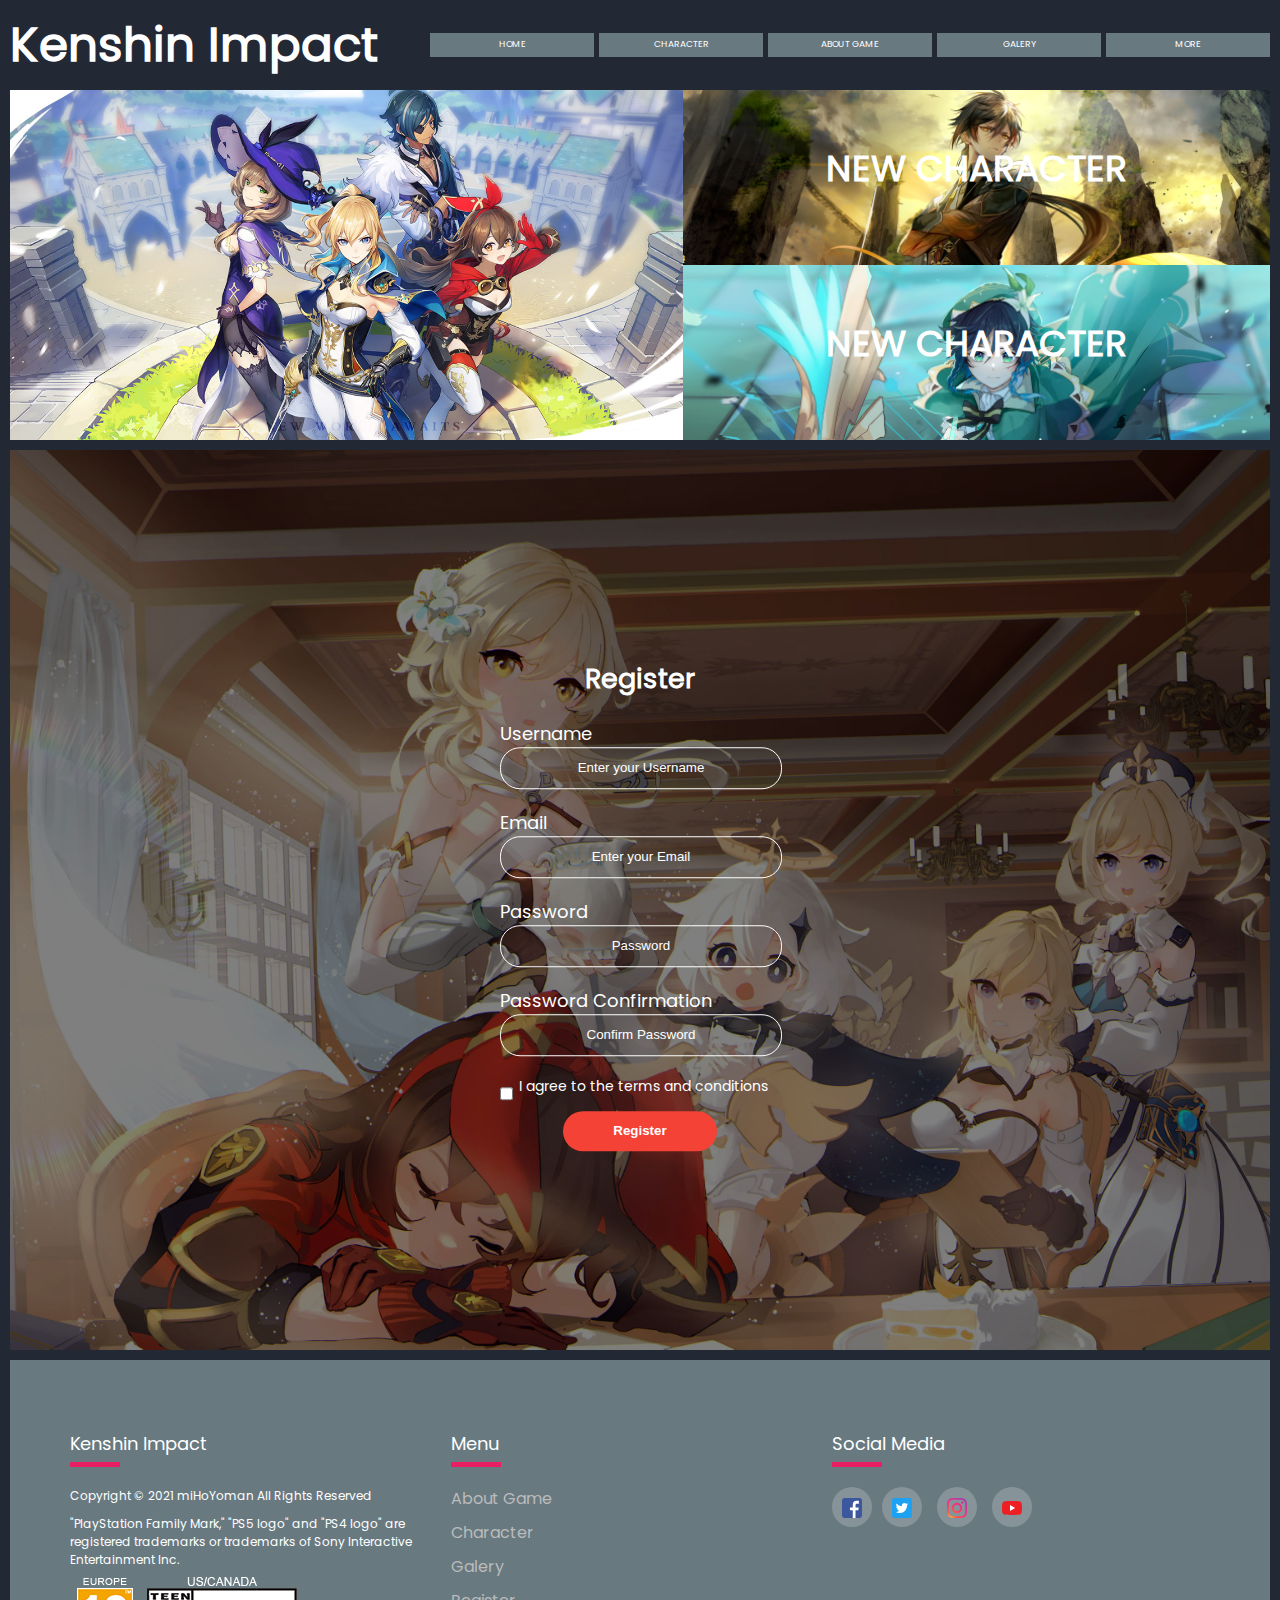
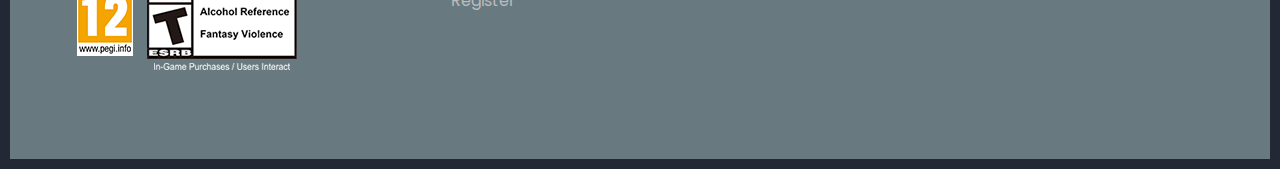
<file: register.html>
<!DOCTYPE html>
<html lang="en">

<head>
    <meta charset="UTF-8">
    <meta http-equiv="X-UA-Compatible" content="IE=edge">
    <meta name="viewport" content="width=device-width, initial-scale=1.0">
    <title>Kenshin Impact - Register</title>
    <link rel="stylesheet" href="./css/index.css">
    <link rel="stylesheet" href="./css/form.css">
    <script src="./js/jquery-3.6.0.min.js"></script>
    </link>

<body>
    <div class="container">
        <header class="header">
            <div class="hero">
                <h2 class="heading">Kenshin Impact</h2>
                <p class="sub-heading">Game MMORPG Official Website</p>
            </div>
            <div class="features feature-1">
                <h4 class="newevent">New Character</h4>
                <p class="item">Zhong Li</p>
            </div>
            <div class="features feature-2">
                <h4 class="newevent">New Character</h4>
                <p class="item">Venti</p>
            </div>
        </header>

        <nav class="menu">
            <div class="logo">
                <h1>Kenshin Impact</h1>
            </div>
            <ul class="navigation">
                <li><a href="./index.html" target="_blank" rel="noopener noreferrer">Home</a></li>
                <li><a href="./characters.html" target="_blank" rel="noopener noreferrer">Character</a></li>
                <li><a href="./about.html" target="_blank" rel="noopener noreferrer">About Game</a></li>
                <li><a href="./galery.html" target="_blank" rel="noopener noreferrer">Galery</a></li>
                <li><a href="#">More</a>
                    <ul class="dropdown">
                        <li><a href="./register.html" target="_blank" rel="noopener noreferrer">Register</a></li>
                        <li><a href="#" target="_blank" rel="noopener noreferrer">Login</a></li>
                    </ul>
                </li>
            </ul>
        </nav>
        <section class="login-page">
            <form action="#" onsubmit="return validateForm()">
                 <div class="box">
                        <div class="form-head">
                              <h2>Register</h2>
                        </div>
                        <div class="form-body">
                            <label class="form-label"><i class="fas fa-user"></i> Username</label>
                            <input type="text" id="username" placeholder="Enter your Username" required />
                            <label class="form-label"><i class="fas fa-envelope"></i> Email</label>
                            <input type="email" id="emailuser" placeholder="Enter your Email" required />
                            <label class="form-label"><i class="fas fa-lock"></i> Password</label>
                            <input type="Password" id="passworduser" placeholder="Password" required />
                            <label class="form-label"><i class="fas fa-lock"></i> Password Confirmation</label>
                            <input type="Password" id="passwordconfirmuser" placeholder="Confirm Password" required />
                            
                        </div>
                        <div class="row">
                                <input type="checkbox" id="tos" value="agreeTOS">
                                <p style="font-size: 14px; color: white; margin-left: 2%; margin-bottom: 5%;">I agree to the terms and conditions</p>                           
                        </div>
                        <div class="form-footer">
                              <button type="submit" style="font-weight:bold;">Register</button>
                        </div>
                 </div>
            </form>
        </section>
        <footer class="footer">
            <div class="container-footer">
                <div class="row">
                    <div class="footer-col">
                        <h4>Kenshin Impact</h4>
                        <ul>
                            <li>
                                <p class="text-footer">Copyright &copy; 2021 miHoYoman All Rights Reserved</p>
                            </li>
                            <li>
                                <p class="text-footer">"PlayStation Family Mark," "PS5 logo" and "PS4 logo" are
                                    registered trademarks or trademarks of Sony Interactive Entertainment Inc.</p>
                            </li>
                        </ul>
                        <div class="row">
                            <div class="col" style="margin:2%;">
                                <img src="./image/pegiinfo-footer.png" alt="">
                            </div>
                            <div class="col" style="margin:2%;">
                                <img src="./image/teen-footer.png" alt="">
                            </div>
                        </div>
                    </div>
                    <div class="footer-col">
                        <h4>Menu</h4>
                        <ul>
                            <li><a href="./about.html" target="_blank" rel="noopener noreferrer">About Game</a></li>
                            <li><a href="./characters.html" target="_blank" rel="noopener noreferrer">Character</a></li>
                            <li><a href="./galery.html" target="_blank" rel="noopener noreferrer">Galery</a></li>
                            <li><a href="./register.html" target="_blank" rel="noopener noreferrer">Register</a></li>
                        </ul>
                    </div>
                    <div class="footer-col">
                        <h4>Social Media</h4>
                        <div class="social-media">
                            <a href="https://www.facebook.com/GenshinImpact.id/" target="_blank"
                                rel="noopener noreferrer"><img src="./icon/facebook.svg" alt="" width="50%" height="50%"></img>
                            <a href="https://twitter.com/GenshinImpact" target="_blank" rel="noopener noreferrer"><img src="./icon/twitter.svg" alt="" width="50%" height="50%"></a>
                            <a href="https://www.instagram.com/genshinimpact/" target="_blank"
                                rel="noopener noreferrer"><img src="./icon/instagram.svg" alt="" width="50%" height="50%"></a>
                            <a href="https://www.youtube.com/c/GenshinImpact" target="_blank"
                                rel="noopener noreferrer"><img src="./icon/youtube.svg" alt="" width="50%" height="50%"></a>
                        </div>
                    </div>
                </div>
            </div>
        </footer>
    </div>
    <script src="./js/validationregister.js"></script>
</body>

</html>
</file>
<file: css/index.css>
/* Import Font Google : Poppins */
@font-face {
	font-family: 'Poppins-Regular';
	src: url('../font/Poppins-Regular.ttf');
	src: url('../font/Poppins-Regular.ttf') format('ttf'),
	     url('../font/Poppins-Regular.ttf') format('truetype');
}

@font-face {
	font-family: 'Poppins-SemiBold';
	src: url('../font/Poppins-SemiBold.ttf');
	src: url('../font/Poppins-SemiBold.ttf') format('ttf'),
	     url('../font/Poppins-SemiBold.ttf') format('truetype');
}

@font-face {
	font-family: 'Poppins-Bold';
	src: url('../font/Poppins-Bold.ttf');
	src: url('../font/Poppins-Bold.ttf') format('ttf'),
	     url('../font/Poppins-Bold.ttf') format('truetype');
}

/* semua selector */
*{
    margin : 0;
    padding: 0;
}

ul{
    /* Hilangin buletan */
    list-style: none;
}

a{
    text-decoration: none;
}

img{
    width: 100%;
}

body{
    background-color: #232835;
    font-size: 18px;
    margin: 10px;
    line-height: 1.5;
    font-family: 'Poppins-Regular','Poppins-SemiBold','Poppins-Bold', sans-serif;
}

.container{
    display: grid;
    gap: 10px;
}

/* Header Style CSS */
.header{
    display: grid;
    grid-template-areas: 
    'hero hero feature-1'
    'hero hero feature-2';
}

.hero{
    grid-area: hero;
    min-height: 250px;
    background-image: url(../image/header.jpg);
    background-size: cover;
    background-position: center;
    padding: 50px;
}

.hero h2, .hero p{
    display: none;
}

.features{
    color: #FFFFFF;
    display: grid;
    justify-content: center;
    align-content: center;
    cursor: pointer;
    text-align: center;
}

.feature-1{
    grid-area: feature-1;
    background-image: url(../image/zhongli.png);
    background-size: cover;
    transition: all 0.3s ease;
}

.feature-1:hover{
    background-image: url(../image/zhongli-transition.jpg);
    background-size:cover;
}

.feature-2{
    grid-area: feature-2;
    background-image: url(../image/venti.jpg);
    background-size: cover;
    transition: all 0.3s ease;
}

.feature-2:hover{
    background-image: url(../image/venti-transition.jpg);
    background-size:cover;
}

.feature-1 h4, .feature-2 h4{
	text-align: center;
	text-transform: uppercase;
	margin-top: 70px;
	transition: 0.4s;
	transition-property: transform;
    transform: translateY(-30px);
}

.feature-1 p, .feature-2 p{
	text-align: center;
	opacity: 0;
	transition: 0.6s;
	transition-property: opacity, transform;
}

.feature-1:hover .newevent,.feature-1:hover .item,.feature-2:hover .newevent,.feature-2:hover .item{
    opacity: 1;
	transform: translateY(-40px);
}

.features .newevent{
    font-size: 2em;
    font-weight: bold ;
}

.features .item{
    font-size: 1em;
    font-weight: 300;
}

/* Navigasi Menu */

.menu{
    /* urutan ke 1 */
    order: -1;
    display: grid;
    /* Beri jarak logo ama navigasi menu */
    grid-template-columns: 1fr 2fr;
    align-items: center;
}

.menu .logo{
    font-size: 1.3em;
    color: #FFFFFF;
}

.menu ul{
    display: grid;
    /* biar jarak antar menu dapat menyesuaikan scr responsive */
    grid-template-columns: repeat(auto-fit, minmax(100px, 1fr));
    /* biar ada jarak kanan kiri antar menu */
    gap: 5px;
}

.menu a{
    display: block;
    background-color: #687980;
    color: #FFFFFF;
    /* hilangin underline menu */
    text-align: center;
    padding: 5px;
    text-transform: uppercase;
    font-size: 0.5em;
}

/* Dropdown */
  nav ul li a{
    color: white;
    font-size: 20px;
    background: #063247;
    transition: .5s;
  }

  nav ul ul{
    position: absolute;
    margin-top: 10px;
    opacity: 0;
    visibility: hidden;
  }
  nav ul li:hover > ul{
    display: flex;
    justify-content: center;
    flex-direction: column;
    opacity: 1;
    visibility: visible;
    transition: .3s linear;
    z-index: 10;
  }
  nav ul ul li{
    border: 1px solid #042331;
    width: 150px;
  }
  nav ul ul li a{
    line-height: 25px;
    overflow: hidden;
  }

/* Download apps */
.download-game{
    display: grid;
    grid-template-columns: repeat(auto-fit, minmax(300px, 1fr));
    gap: 15px;
}

.download{
    background-color: #687980;
    color: #FFFFFF;
    padding: 20px;
    text-align: center;
}

.download .icon{
    display: inline-block;
    height: 60px;
    width: 60px;
    background-color: rgba(255,255,255, 0.2);
    margin-right: 0 20px 20px 0;
    color: #FFFFFF;
    text-align: center;
    line-height: 80px;
    border-radius: 50%;
    transition: all 0.5s ease;
    padding: 5%;
}

.download .icon:hover{
    color: #24262b;
    background-color: #FFFFFF;
}

.btn-download{
    font-size: 16px;
    background: #1e212d;
    width: 200px;
    height: 50px;
    text-decoration: none;
    text-align: center;
    text-transform: uppercase;
    color: white;
    border-radius: 5px;
    cursor: pointer;
    padding: 3%;
}

.btn-download:hover{
    color: #1e212d;
    background: white;
}

/* Content */

.content-title{
    text-align: center;
    color: white;
}

.content-line{
    border: 3px solid white;
    width: 20%;
    margin: auto;
}

.content{
    width: 100%;
    max-width: 100%;
    background-color: #FFFFFF;
    display: grid;
    grid-template-columns: 1fr 1fr 1fr;
    grid-template-areas: 'content-info-img-1 content-info-img-2 content-info-img-3';
    border-radius: 1%;
}

.content-info-game{
    margin: 1%;
}

/* Footer */

.footer{
    background-color: #687980;
    padding: 70px 0;
}

.container-footer{
    max-width: 1170px;
    margin: auto;
}

.row{
    display: flex;
    flex-wrap: wrap;
}

.footer-col{
    width: 30%;
    padding: 0 15px;
}

.footer-col h4{
    font-size: 18px;
    color: #FFFFFF;
    text-transform: capitalize;
    margin-bottom: 30px;
    position: relative;
    font-weight: 500;
}

.footer-col h4::before{
    content: '';
    position: absolute;
    left:0;
    bottom: -10px;
    background-color: #e91e63;
    height: 5px;
    box-sizing: border-box;
    width: 50px;
}

.footer-col ul li:not(:last-child){
    margin-bottom: 10px;
}

.footer-col ul li a{
    font-size: 16px;
    text-transform: capitalize;
    color: #FFFFFF;
    text-decoration: none;
    color: #bbbbbb;
    display: block;
    transition: all 0.5s ease;
}

.footer-col ul li a:hover{
    color: #FFFFFF;
    padding-left: 8px;
}

.footer-col .social-media a{
    display: inline-block;
    height: 40px;
    width: 40px;
    background-color: rgba(255,255,255, 0.2);
    margin: 0 10px 10px 0;
    color: #FFFFFF;
    text-align: center;
    line-height: 50px;
    border-radius: 50%;
    transition: all 0.5s ease;
}

.footer-col .social-media a:hover{
    color: #24262b;
    background-color: #FFFFFF;
}

.text-footer{
    font-size: 12px;
    color: #FFFFFF;
}

/* Responsive Screen */
@media (max-width:1024px){
    .menu{
        /* kembali ke awal */
        order: inherit;
        grid-template-columns: 1fr;
        
    }

    .menu .logo{
        display: none;
    }

    .menu ul{
        /* Hilangin buletan */
        list-style: none;
        display: grid;
        /* biar jarak antar menu dapat menyesuaikan scr responsive */
        grid-template-columns: repeat(auto-fit, minmax(50px, 1fr));
        /* biar ada jarak kanan kiri antar menu */
        gap: 5px;
    }

    nav ul ul li{
        border: 1px solid #042331;
        width: 90px;
      }

    .hero h2, .hero p{
        display: block;
        background-color: #687980;
        color: #FFFFFF;
        padding: 5px;
        margin-bottom: 5px;
        font-size: inherit;
    }

    .content{
        width: 100%;
        max-width: 100%;
        background-color: #FFFFFF;
        display: grid;
        grid-template-columns: 1fr;
        grid-template-areas: 'content-info-img-1' 'content-info-img-2' 'content-info-img-3';
        border-radius: 1%;
    }

    .hero{
        display: flex;
        flex-direction: column;
        align-items: flex-start;
        justify-content: center;
    }

    .features .newevent{
        font-size: 1.5em;
        font-weight: bold ;
    }
    
    .features .item{
        font-size: 1em;
        font-weight: 300;
    }   
}

@media (max-width:768px){
    
    .header{
        grid-template-areas: 'hero' 
        'feature-1'
        'feature-2';
    }
    .features{
        height: 150px;
    }

    nav ul ul li{
        border: 1px solid #042331;
        width: 80px;
      }

    .content{
        width: 100%;
        max-width: 100%;
        background-color: #FFFFFF;
        display: grid;
        grid-template-columns: 1fr;
        grid-template-areas: 'content-info-img-1' 'content-info-img-2' 'content-info-img-3';
        border-radius: 1%;
    }

    .footer-col{
        width: 100%;
        padding: 0 15px;
        margin: 5%;
    }
}
</file>
<file: css/about.css>
.row-features{
	width: 100%;
	display: flex;
	justify-content: center;
	flex-wrap: wrap;
}

.image{
	background: #50A7FF;
	position: relative;
	flex: 1;
	max-width: 100%;
	height: 100%;
	margin: 20px;
	overflow: hidden;
}

.image img{
	opacity: 0.8;
	position: relative;
	vertical-align: top;
	transition: 0.6s;
	transition-property: opacity;
}

.image:hover img{
	opacity: 1;
}

.image .details{
	z-index: 1;
	position: absolute;
	top: 0;
	right: 0;
	color: #fff;
	width: 100%;
	height: 100%;
}

.image .details h4{
	text-align: center;
	font-size: 24px;
	text-transform: uppercase;
	font-weight: 300;
	margin-top: 70px;
	transition: 0.4s;
	transition-property: transform;
}

.image .details h4 span{
	font-weight: 900;
}

.image:hover .details h4{
	transform: translateY(-30px);
}

.image .details p{
    margin-top: 3%;
	font-size: 14px;
	font-weight: 300;
	text-align: center;
	opacity: 0;
	transition: 0.6s;
	transition-property: opacity, transform;
}

.image:hover .details p{
	opacity: 1;
	transform: translateY(-40px);
}

.image:hover{
	bottom: 0;
}

/* Responsive CSS */

@media (max-width: 1080px){
	.image{
		flex: 100%;
		max-width: 480px;
	}
}

@media (max-width: 400px){
	.image .details p{
		visibility: hidden;
	}

	.image:hover .details h4{
		transform: translateY(-10px);
	}

	.image .details h4{
		text-align: center;
		font-size: 12px;
		text-transform: uppercase;
		font-weight: 300;
		transition: 0.4s;
		transition-property: transform;
	}

	.image:hover .details p {
		transform: translateY(-5px);
		visibility: hidden;
	}

}
</file>
<file: css/characters.css>
main {
    display: grid;
    grid-template-columns: 1fr repeat(12, minmax(auto, 60px)) 1fr;
    grid-gap: 40px;
    padding: 10px 0;
}
  
.text-title {
    font-size: 18px;
    line-height: 20px;
    font-weight: bold;
    color: white;
}

.text-description {
    font-size: 12px;
    line-height: 20px;
    font-weight: 300;
    color: white;
}


.characters {
    grid-column: 2 / span 12;
    display: grid;
    grid-template-columns: repeat(12, minmax(auto, 60px));
    grid-gap: 40px;
}

.character-container {
    grid-column-end: span 4;
    display: flex;
    flex-direction: column;
    background-color: #39393b;
    cursor: pointer;
    transition: all 0.3s ease 0s;
}

.character-container:hover {
    transform: translateY(-7px);
}

.character-container-img {
    width: 100%;
    padding-top: 56.25%;
    overflow: hidden;
    position: relative;
    background-image: url('../image/bg-character.jpg');
    background-repeat: no-repeat;
    background-size: cover;
    background-position: center;
}
  
.character-container-img img {
    width: 100%;
    height: 100%;
    position: absolute;
    top: 50%;
    left: 50%;
    transform: translate(-50%, -50%);
}

.character-info-content {
    padding: 20px;
}

.character-info-title {
    margin-bottom: 20px;
}

.character-info-subcontent {
    display: flex;
    align-self: end;
    flex-direction: column;
    align-items: center;
}

.info-gender {
    margin-right: 80%;
    margin-bottom: 20px;
    padding: 5px 20px;
    background-color: #f44336;
    border-radius: 20px;
  }
  
@media only screen and (max-width: 1000px) {
.character-container {
    grid-column-end: span 6;
}
}

@media only screen and (max-width: 700px) {
    main {
        grid-gap: 20px;
    }
    .character-container {
        grid-column-end: span 12;
    }
}

@media only screen and (max-width: 500px) {
    main {
        grid-template-columns: 10px repeat(6, 1fr) 10px;
        grid-gap: 10px;
    }
    .characters {
        grid-column: 2 / span 6;
        grid-template-columns: repeat(6, 1fr);
        grid-gap: 20px;
    }
    .character-container {
        grid-column-end: span 6;
    }
}
</file>
<file: css/gallery.css>
.content-gallery{
    width: 100%;
    max-width: 1200px;
    margin: 0 auto;
    padding: 20px 10px;
    display: grid;
    grid-template-columns: repeat(auto-fit, minmax(300px, 1fr));
    grid-auto-rows: 300px;
    grid-auto-flow: dense;
    gap: 20px;
}

.content-gallery .content-box{
    position: relative;
    background-color: white;
    overflow: hidden;
}

.content-gallery .content-box:nth-child(7n+1){
    grid-column: span 2;
    grid-row: span 2;
}

.content-gallery .content-box img{
    width: 100%;
    height: 100%;
    object-fit: cover;
    transition: all 0.3s ease;
}

.content-gallery .content-box iframe{
    width: 100%;
    height: 100%;
}

.content-gallery .content-box:hover img{
    transform: scale(1.3);
}

.content-gallery .content-box .overlay{
    position: absolute;
    top:0;
    right: 0;
    bottom: 0;
    left: 0;
    background-color: white;
    display: flex;
    justify-content: center;
    align-items: center;
    opacity: 0;
    transition: all 0.3s ease;
    z-index: 1;
}

.content-gallery .content-box:hover .overlay{
    top:20px;
    right: 20px;
    bottom: 20px;
    left: 20px;
    opacity: 1;
}

.content-gallery .content-box .details{
    text-align: center;
}

.content-gallery .content-box .details .title{
    margin-bottom: 8px;
    font-size: 24px;
    font-weight: bold;
    position: relative;
    top: -5px;
    opacity: 0;
    visibility: hidden;
    transition: all 0.3s ease;
}

.content-gallery .content-box .details .visit-link{
    font-size: 14px;
    font-weight: 300;
    position: relative;
    bottom: -5px;
    opacity: 0;
    visibility: hidden;
    transition: all 0.3s ease;
}

.content-gallery .content-box:hover .details .title{
    top: 0px;
    opacity: 1;
    visibility: visible;
    transition: all 0.3s 0.2s ease;
}

.content-gallery .content-box:hover .details .visit-link{
    bottom: 0px;
    opacity: 1;
    visibility: visible;
    transition: all 0.3s 0.2s ease;
}

.content-gallery .content-box .details .title a,
.content-gallery .content-box .details .visit-link a{
    color: black;
    text-decoration: none;
}

/* Responsive */
@media(max-width:768px){
    .content-gallery{
        grid-template-columns: 1fr;
        grid-auto-rows: 250px;
        margin-left: -10px;
    }
    .content-gallery .content-box:nth-child(7n+1){
        grid-column: unset;
        grid-row: unset;
    }


}
</file>
<file: css/form.css>
.login-page{
	background-image: url('../image/signup-background.jpg');
	background-size: cover;
	height: 100vh;
	position: relative;
}

.login-page:after{
	content: '';
	position: absolute;
	left: 0px;
	top: 0px;
	height: 100%;
	width: 100%;
	background-color: rgba(0,0,0,.5);
	z-index: 1;
}
.login-page .box{
	position: absolute;
	left: 50%;
	top: 50%;
	transform: translate(-50%,-50%);
	display: flex;
	flex-direction: column;
	width: 280px;
	z-index: 2;
}

.login-page .box .form-head h2{
	text-align: center;
	margin:10px 0px 20px;
	color:#ffffff;
}

.login-page .box .form-body{
	display: flex;
	flex-direction: column;
}

.login-page .box .form-body input{
	height: 40px;
	margin-bottom: 20px;
	border:1px solid #ffffff;
	width: 100%;
	background-color: transparent;
	border-radius: 20px;
	text-align: center;
	color:#ffffff;
	transition:box-shadow .5s ease;
}
.login-page .box .form-body input:focus{
    outline: none;
	box-shadow: 0 0 0 0.25rem #f44336;
}
.login-page .box .form-body input::placeholder{
	color:#ffffff;
}

.login-page .box .form-footer {
	text-align: center;
}

.form-label{
    font-size: 18px; color: white; font-weight: 300;
}

.login-page .box .form-footer button{
	height: 40px;
	border-radius: 20px;
	padding: 0px 50px;
	color:#ffffff;
	background-color: #f44336;
	border:none;
	cursor: pointer;
	transition:box-shadow .5s ease;
}

.login-page .box .form-footer button:hover{
	box-shadow: 0px 0px 10px black;
}
</file>
